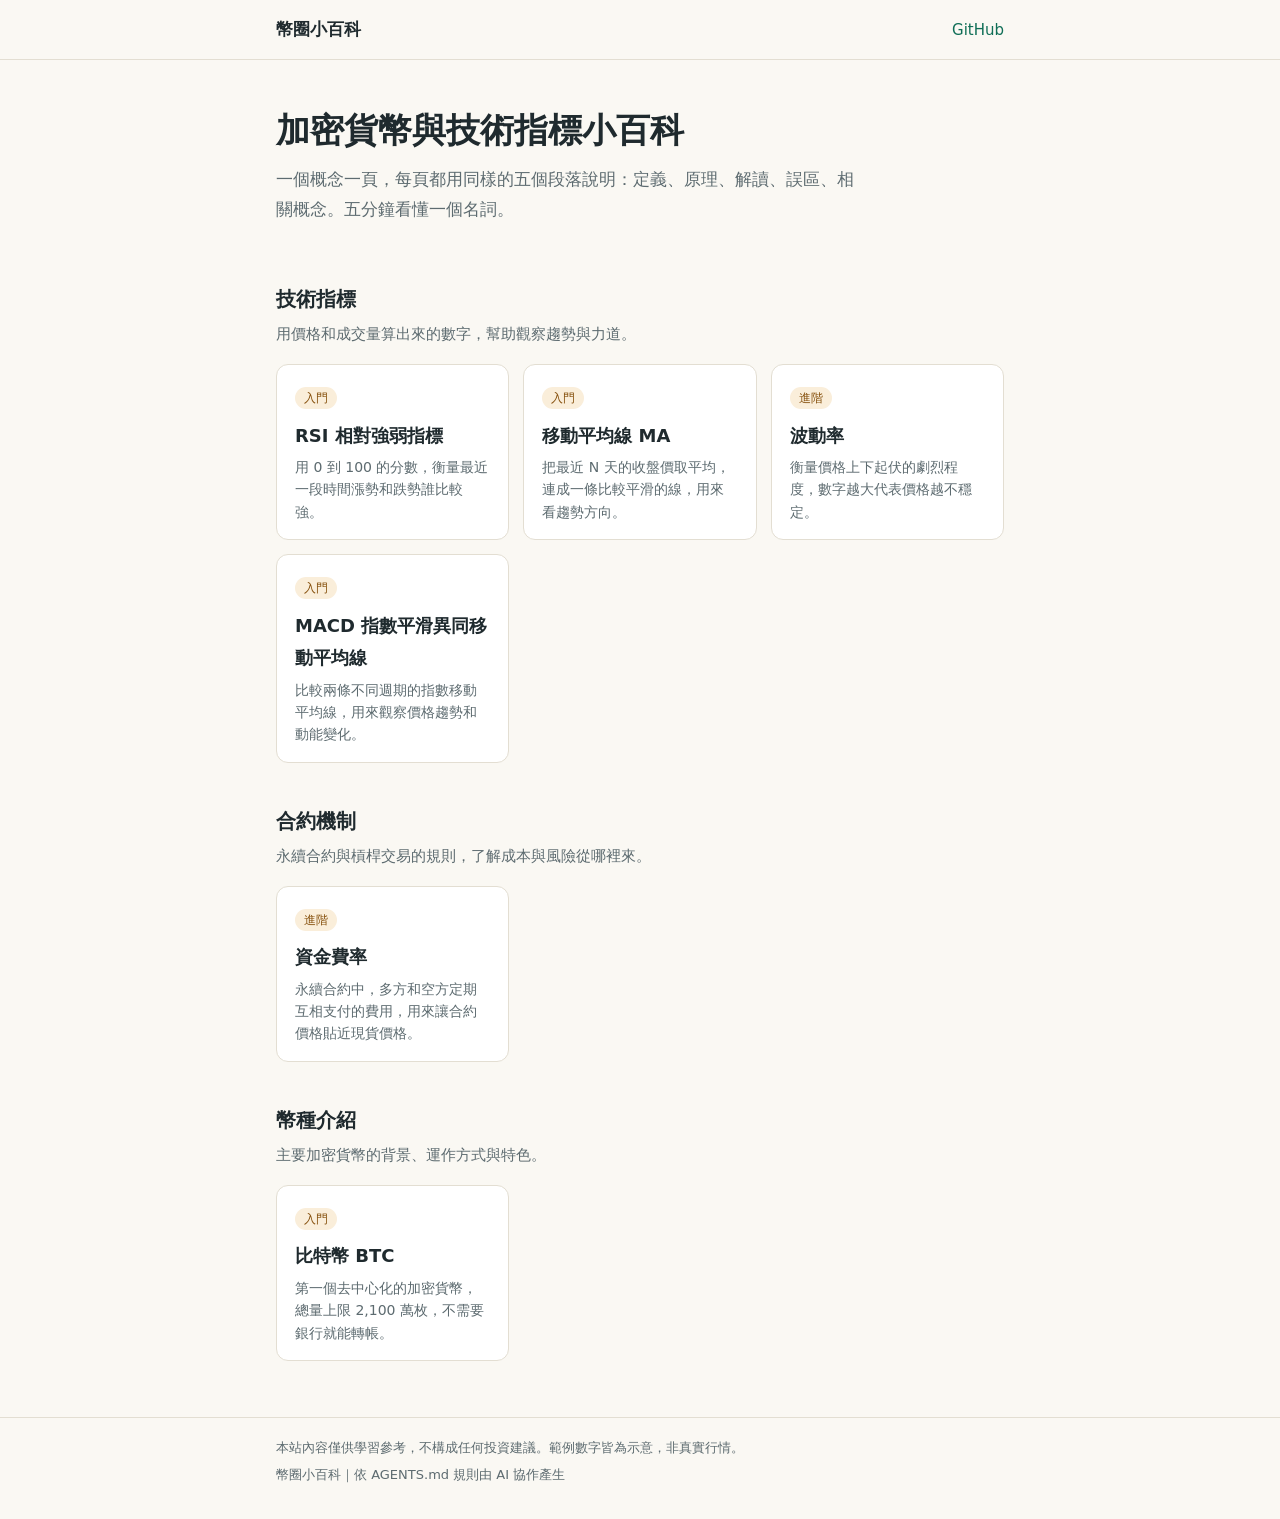
<file: index.html>
<!DOCTYPE html>
<html lang="zh-Hant">
<head>
  <meta charset="utf-8">
  <meta name="viewport" content="width=device-width, initial-scale=1">
  <title>幣圈小百科｜加密貨幣與技術指標</title>
  <meta name="description" content="給新手的加密貨幣與技術指標中文小百科，一個概念一頁，五分鐘看懂。">
  <link rel="stylesheet" href="assets/style.css">
</head>
<body>
  <header class="site-header">
    <div class="wrap">
      <a class="site-name" href="index.html">幣圈小百科</a>
      <nav class="site-nav"><a href="https://github.com/edison0828/crypto-wiki">GitHub</a></nav>
    </div>
  </header>

  <main class="wrap">
    <div class="hero">
      <h1>加密貨幣與技術指標小百科</h1>
      <p>一個概念一頁，每頁都用同樣的五個段落說明：定義、原理、解讀、誤區、相關概念。五分鐘看懂一個名詞。</p>
    </div>

    <!-- 分類區塊：順序固定為 技術指標 → 合約機制 → 幣種介紹。新卡片加在所屬分類的 .cards 最後面 -->
    <section class="category" id="indicators">
      <h2>技術指標</h2>
      <p>用價格和成交量算出來的數字，幫助觀察趨勢與力道。</p>
      <div class="cards">
        <a class="card" href="concepts/rsi.html">
          <span class="tag level">入門</span>
          <h3>RSI 相對強弱指標</h3>
          <p>用 0 到 100 的分數，衡量最近一段時間漲勢和跌勢誰比較強。</p>
        </a>
        <a class="card" href="concepts/moving-average.html">
          <span class="tag level">入門</span>
          <h3>移動平均線 MA</h3>
          <p>把最近 N 天的收盤價取平均，連成一條比較平滑的線，用來看趨勢方向。</p>
        </a>
        <a class="card" href="concepts/volatility.html">
          <span class="tag level">進階</span>
          <h3>波動率</h3>
          <p>衡量價格上下起伏的劇烈程度，數字越大代表價格越不穩定。</p>
        </a>
        <a class="card" href="concepts/macd.html">
          <span class="tag level">入門</span>
          <h3>MACD 指數平滑異同移動平均線</h3>
          <p>比較兩條不同週期的指數移動平均線，用來觀察價格趨勢和動能變化。</p>
        </a>
      </div>
    </section>

    <section class="category" id="derivatives">
      <h2>合約機制</h2>
      <p>永續合約與槓桿交易的規則，了解成本與風險從哪裡來。</p>
      <div class="cards">
        <a class="card" href="concepts/funding-rate.html">
          <span class="tag level">進階</span>
          <h3>資金費率</h3>
          <p>永續合約中，多方和空方定期互相支付的費用，用來讓合約價格貼近現貨價格。</p>
        </a>
      </div>
    </section>

    <section class="category" id="coins">
      <h2>幣種介紹</h2>
      <p>主要加密貨幣的背景、運作方式與特色。</p>
      <div class="cards">
        <a class="card" href="concepts/bitcoin.html">
          <span class="tag level">入門</span>
          <h3>比特幣 BTC</h3>
          <p>第一個去中心化的加密貨幣，總量上限 2,100 萬枚，不需要銀行就能轉帳。</p>
        </a>
      </div>
    </section>
  </main>

  <footer class="site-footer">
    <div class="wrap">
      <p>本站內容僅供學習參考，不構成任何投資建議。範例數字皆為示意，非真實行情。</p>
      <p>幣圈小百科｜依 AGENTS.md 規則由 AI 協作產生</p>
    </div>
  </footer>
</body>
</html>
</file>
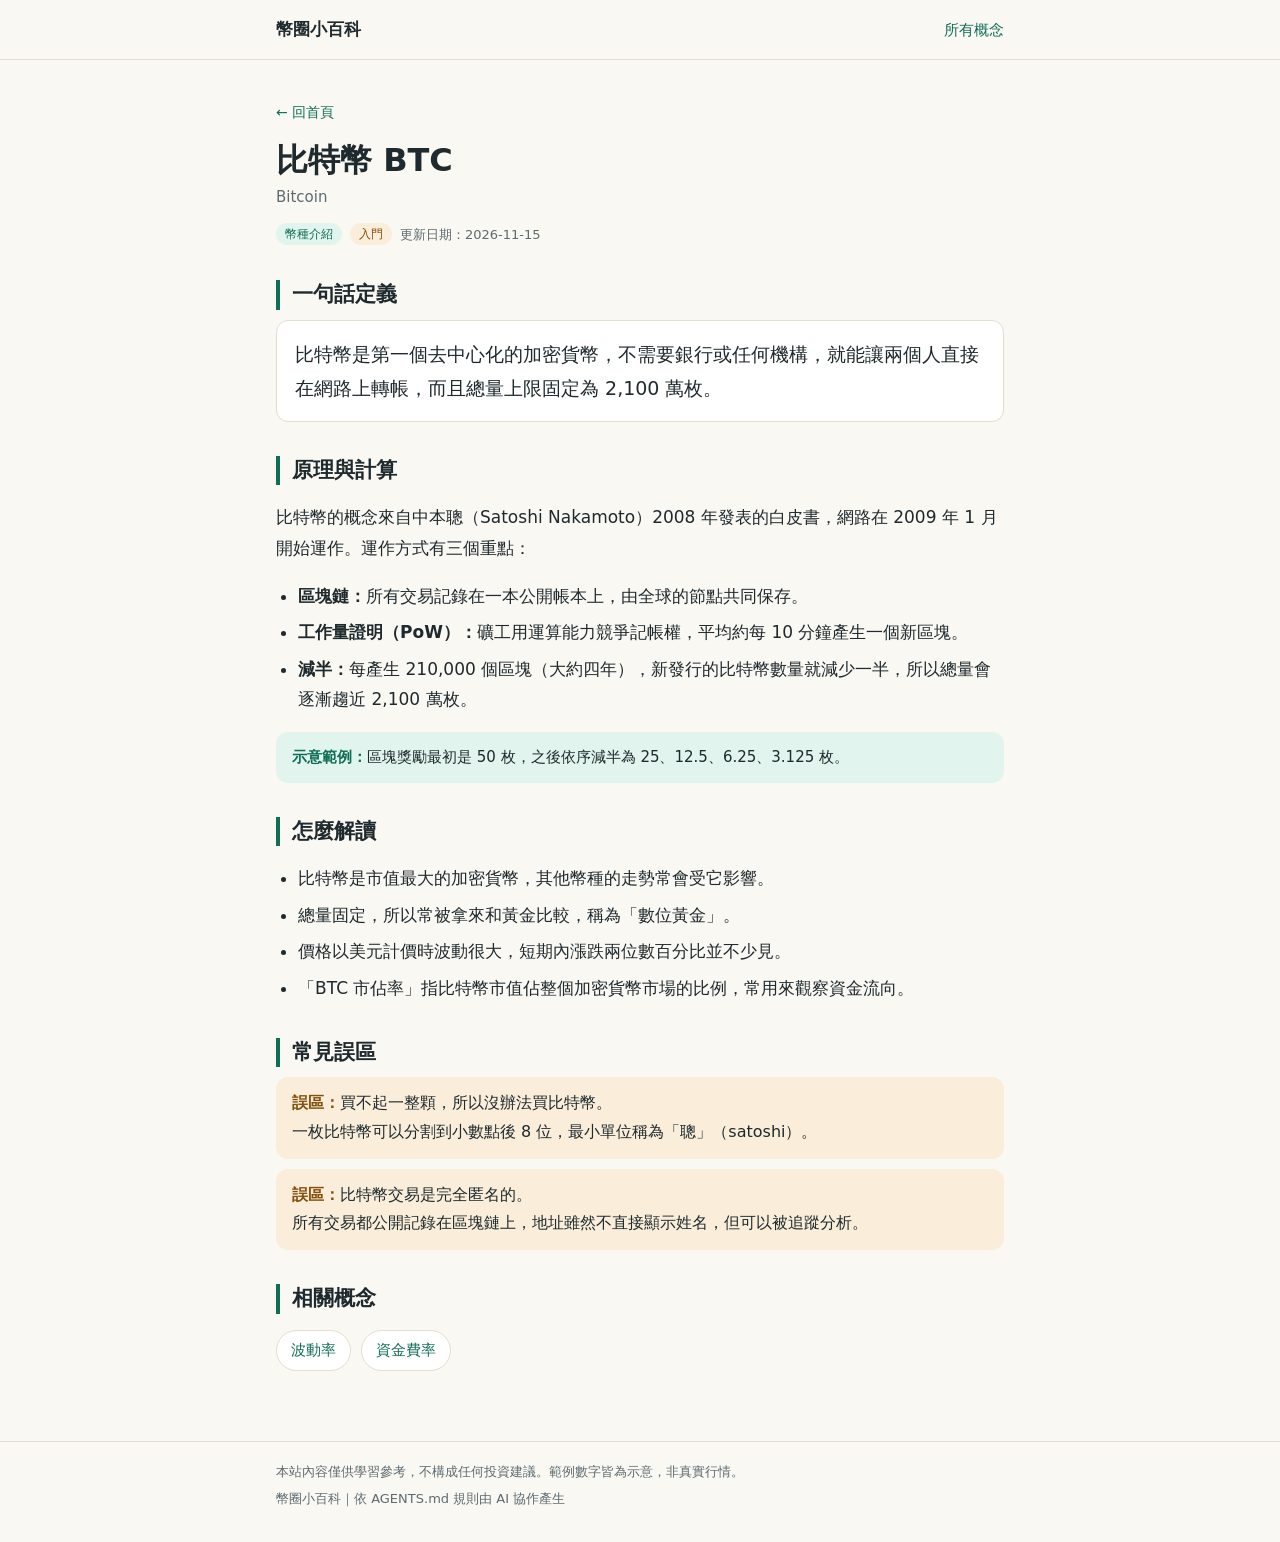
<file: concepts/bitcoin.html>
<!DOCTYPE html>
<html lang="zh-Hant">
<head>
  <meta charset="utf-8">
  <meta name="viewport" content="width=device-width, initial-scale=1">
  <title>比特幣 BTC｜幣圈小百科</title>
  <meta name="description" content="第一個去中心化的加密貨幣，總量上限 2,100 萬枚，不需要銀行就能轉帳。">
  <link rel="stylesheet" href="../assets/style.css">
</head>
<body>
  <header class="site-header">
    <div class="wrap">
      <a class="site-name" href="../index.html">幣圈小百科</a>
      <nav class="site-nav"><a href="../index.html">所有概念</a></nav>
    </div>
  </header>

  <main class="wrap concept">
    <a class="back" href="../index.html">← 回首頁</a>
    <h1>比特幣 BTC</h1>
    <p class="en">Bitcoin</p>
    <div class="meta">
      <span class="tag">幣種介紹</span>
      <span class="tag level">入門</span>
      <span>更新日期：2026-11-15</span>
    </div>

    <section id="definition">
      <h2>一句話定義</h2>
      <p class="lead">比特幣是第一個去中心化的加密貨幣，不需要銀行或任何機構，就能讓兩個人直接在網路上轉帳，而且總量上限固定為 2,100 萬枚。</p>
    </section>

    <section id="how">
      <h2>原理與計算</h2>
      <p>比特幣的概念來自中本聰（Satoshi Nakamoto）2008 年發表的白皮書，網路在 2009 年 1 月開始運作。運作方式有三個重點：</p>
      <ul>
        <li><strong>區塊鏈：</strong>所有交易記錄在一本公開帳本上，由全球的節點共同保存。</li>
        <li><strong>工作量證明（PoW）：</strong>礦工用運算能力競爭記帳權，平均約每 10 分鐘產生一個新區塊。</li>
        <li><strong>減半：</strong>每產生 210,000 個區塊（大約四年），新發行的比特幣數量就減少一半，所以總量會逐漸趨近 2,100 萬枚。</li>
      </ul>
      <div class="example"><strong>示意範例：</strong>區塊獎勵最初是 50 枚，之後依序減半為 25、12.5、6.25、3.125 枚。</div>
    </section>

    <section id="read">
      <h2>怎麼解讀</h2>
      <ul>
        <li>比特幣是市值最大的加密貨幣，其他幣種的走勢常會受它影響。</li>
        <li>總量固定，所以常被拿來和黃金比較，稱為「數位黃金」。</li>
        <li>價格以美元計價時波動很大，短期內漲跌兩位數百分比並不少見。</li>
        <li>「BTC 市佔率」指比特幣市值佔整個加密貨幣市場的比例，常用來觀察資金流向。</li>
      </ul>
    </section>

    <section id="mistakes">
      <h2>常見誤區</h2>
      <div class="myth"><strong>誤區：</strong>買不起一整顆，所以沒辦法買比特幣。<br>一枚比特幣可以分割到小數點後 8 位，最小單位稱為「聰」（satoshi）。</div>
      <div class="myth"><strong>誤區：</strong>比特幣交易是完全匿名的。<br>所有交易都公開記錄在區塊鏈上，地址雖然不直接顯示姓名，但可以被追蹤分析。</div>
    </section>

    <section id="related">
      <h2>相關概念</h2>
      <ul class="related">
        <li><a href="volatility.html">波動率</a></li>
        <li><a href="funding-rate.html">資金費率</a></li>
      </ul>
    </section>
  </main>

  <footer class="site-footer">
    <div class="wrap">
      <p>本站內容僅供學習參考，不構成任何投資建議。範例數字皆為示意，非真實行情。</p>
      <p>幣圈小百科｜依 AGENTS.md 規則由 AI 協作產生</p>
    </div>
  </footer>
</body>
</html>
</file>
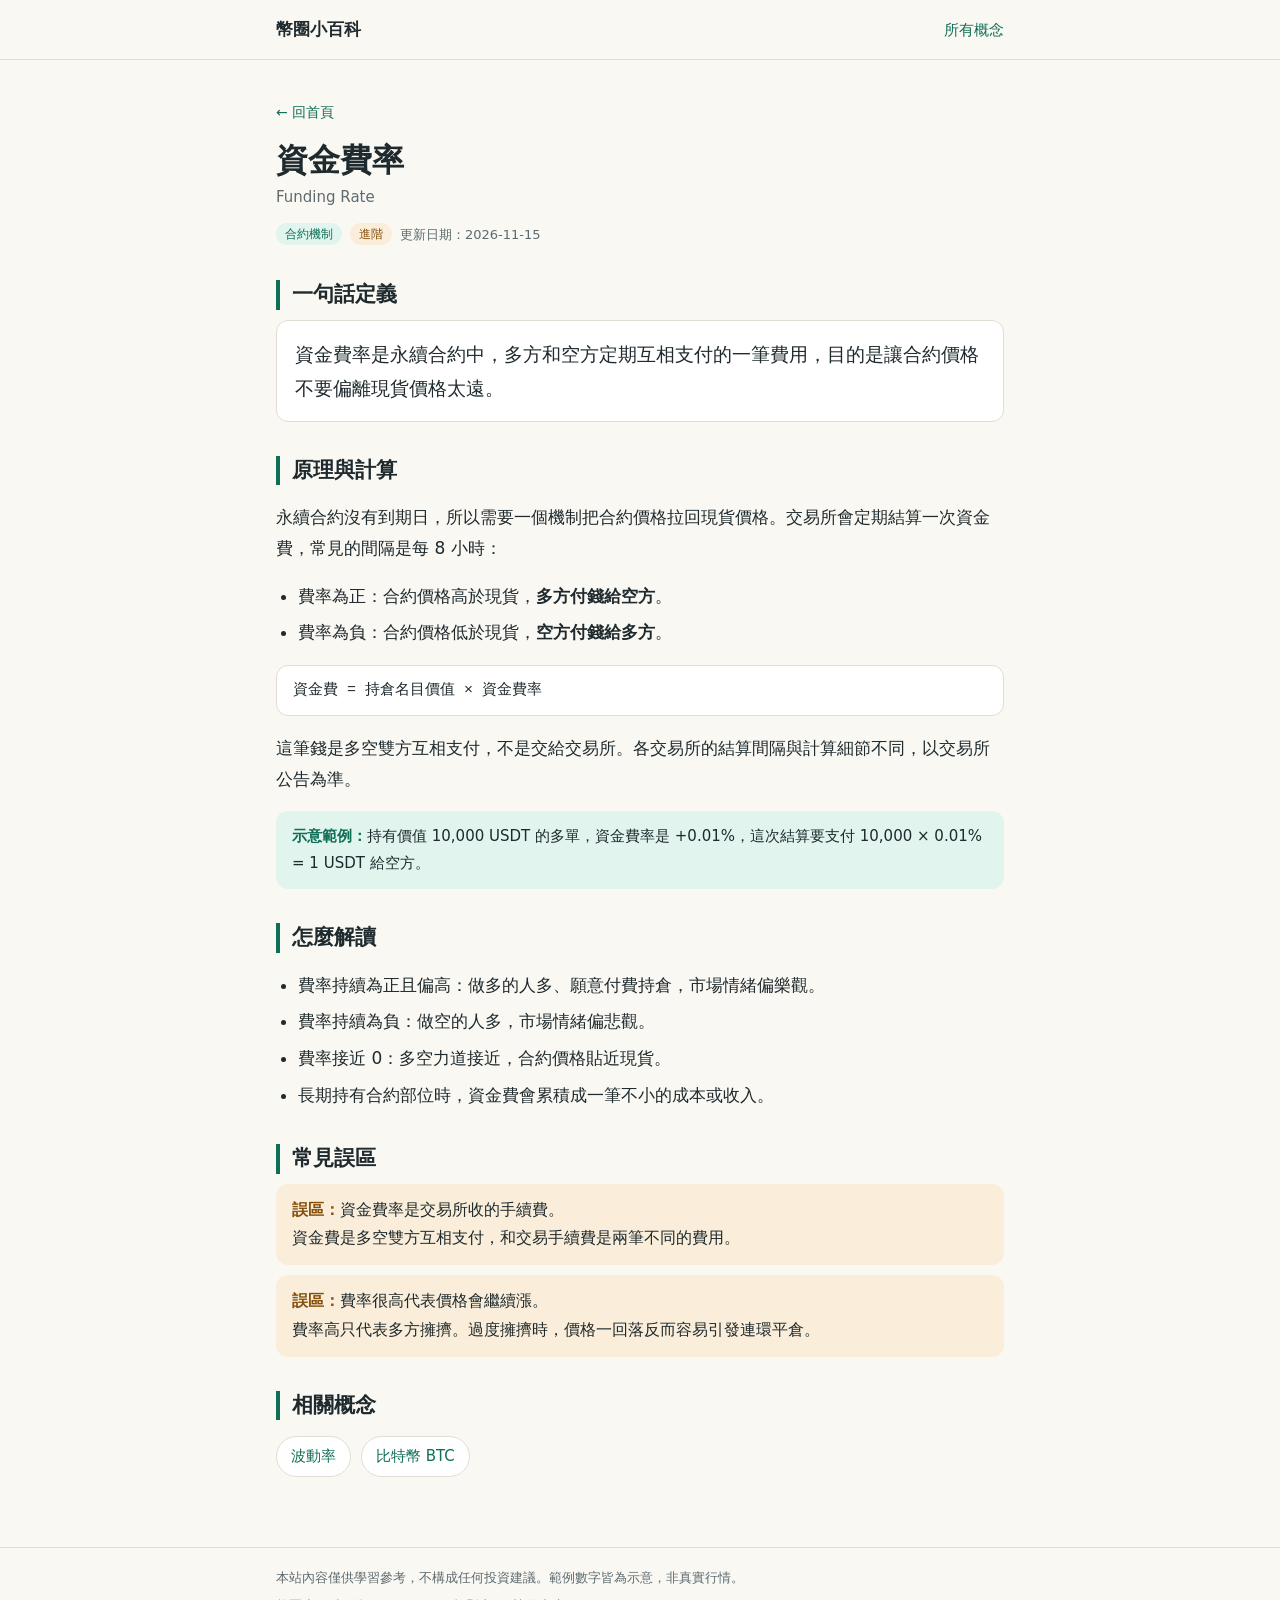
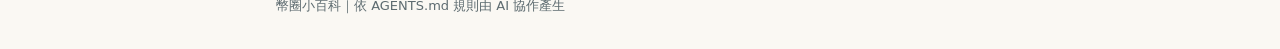
<file: concepts/funding-rate.html>
<!DOCTYPE html>
<html lang="zh-Hant">
<head>
  <meta charset="utf-8">
  <meta name="viewport" content="width=device-width, initial-scale=1">
  <title>資金費率｜幣圈小百科</title>
  <meta name="description" content="永續合約中，多方和空方定期互相支付的費用，用來讓合約價格貼近現貨價格。">
  <link rel="stylesheet" href="../assets/style.css">
</head>
<body>
  <header class="site-header">
    <div class="wrap">
      <a class="site-name" href="../index.html">幣圈小百科</a>
      <nav class="site-nav"><a href="../index.html">所有概念</a></nav>
    </div>
  </header>

  <main class="wrap concept">
    <a class="back" href="../index.html">← 回首頁</a>
    <h1>資金費率</h1>
    <p class="en">Funding Rate</p>
    <div class="meta">
      <span class="tag">合約機制</span>
      <span class="tag level">進階</span>
      <span>更新日期：2026-11-15</span>
    </div>

    <section id="definition">
      <h2>一句話定義</h2>
      <p class="lead">資金費率是永續合約中，多方和空方定期互相支付的一筆費用，目的是讓合約價格不要偏離現貨價格太遠。</p>
    </section>

    <section id="how">
      <h2>原理與計算</h2>
      <p>永續合約沒有到期日，所以需要一個機制把合約價格拉回現貨價格。交易所會定期結算一次資金費，常見的間隔是每 8 小時：</p>
      <ul>
        <li>費率為正：合約價格高於現貨，<strong>多方付錢給空方</strong>。</li>
        <li>費率為負：合約價格低於現貨，<strong>空方付錢給多方</strong>。</li>
      </ul>
      <div class="formula">資金費 = 持倉名目價值 × 資金費率</div>
      <p>這筆錢是多空雙方互相支付，不是交給交易所。各交易所的結算間隔與計算細節不同，以交易所公告為準。</p>
      <div class="example"><strong>示意範例：</strong>持有價值 10,000 USDT 的多單，資金費率是 +0.01%，這次結算要支付 10,000 × 0.01% = 1 USDT 給空方。</div>
    </section>

    <section id="read">
      <h2>怎麼解讀</h2>
      <ul>
        <li>費率持續為正且偏高：做多的人多、願意付費持倉，市場情緒偏樂觀。</li>
        <li>費率持續為負：做空的人多，市場情緒偏悲觀。</li>
        <li>費率接近 0：多空力道接近，合約價格貼近現貨。</li>
        <li>長期持有合約部位時，資金費會累積成一筆不小的成本或收入。</li>
      </ul>
    </section>

    <section id="mistakes">
      <h2>常見誤區</h2>
      <div class="myth"><strong>誤區：</strong>資金費率是交易所收的手續費。<br>資金費是多空雙方互相支付，和交易手續費是兩筆不同的費用。</div>
      <div class="myth"><strong>誤區：</strong>費率很高代表價格會繼續漲。<br>費率高只代表多方擁擠。過度擁擠時，價格一回落反而容易引發連環平倉。</div>
    </section>

    <section id="related">
      <h2>相關概念</h2>
      <ul class="related">
        <li><a href="volatility.html">波動率</a></li>
        <li><a href="bitcoin.html">比特幣 BTC</a></li>
      </ul>
    </section>
  </main>

  <footer class="site-footer">
    <div class="wrap">
      <p>本站內容僅供學習參考，不構成任何投資建議。範例數字皆為示意，非真實行情。</p>
      <p>幣圈小百科｜依 AGENTS.md 規則由 AI 協作產生</p>
    </div>
  </footer>
</body>
</html>
</file>
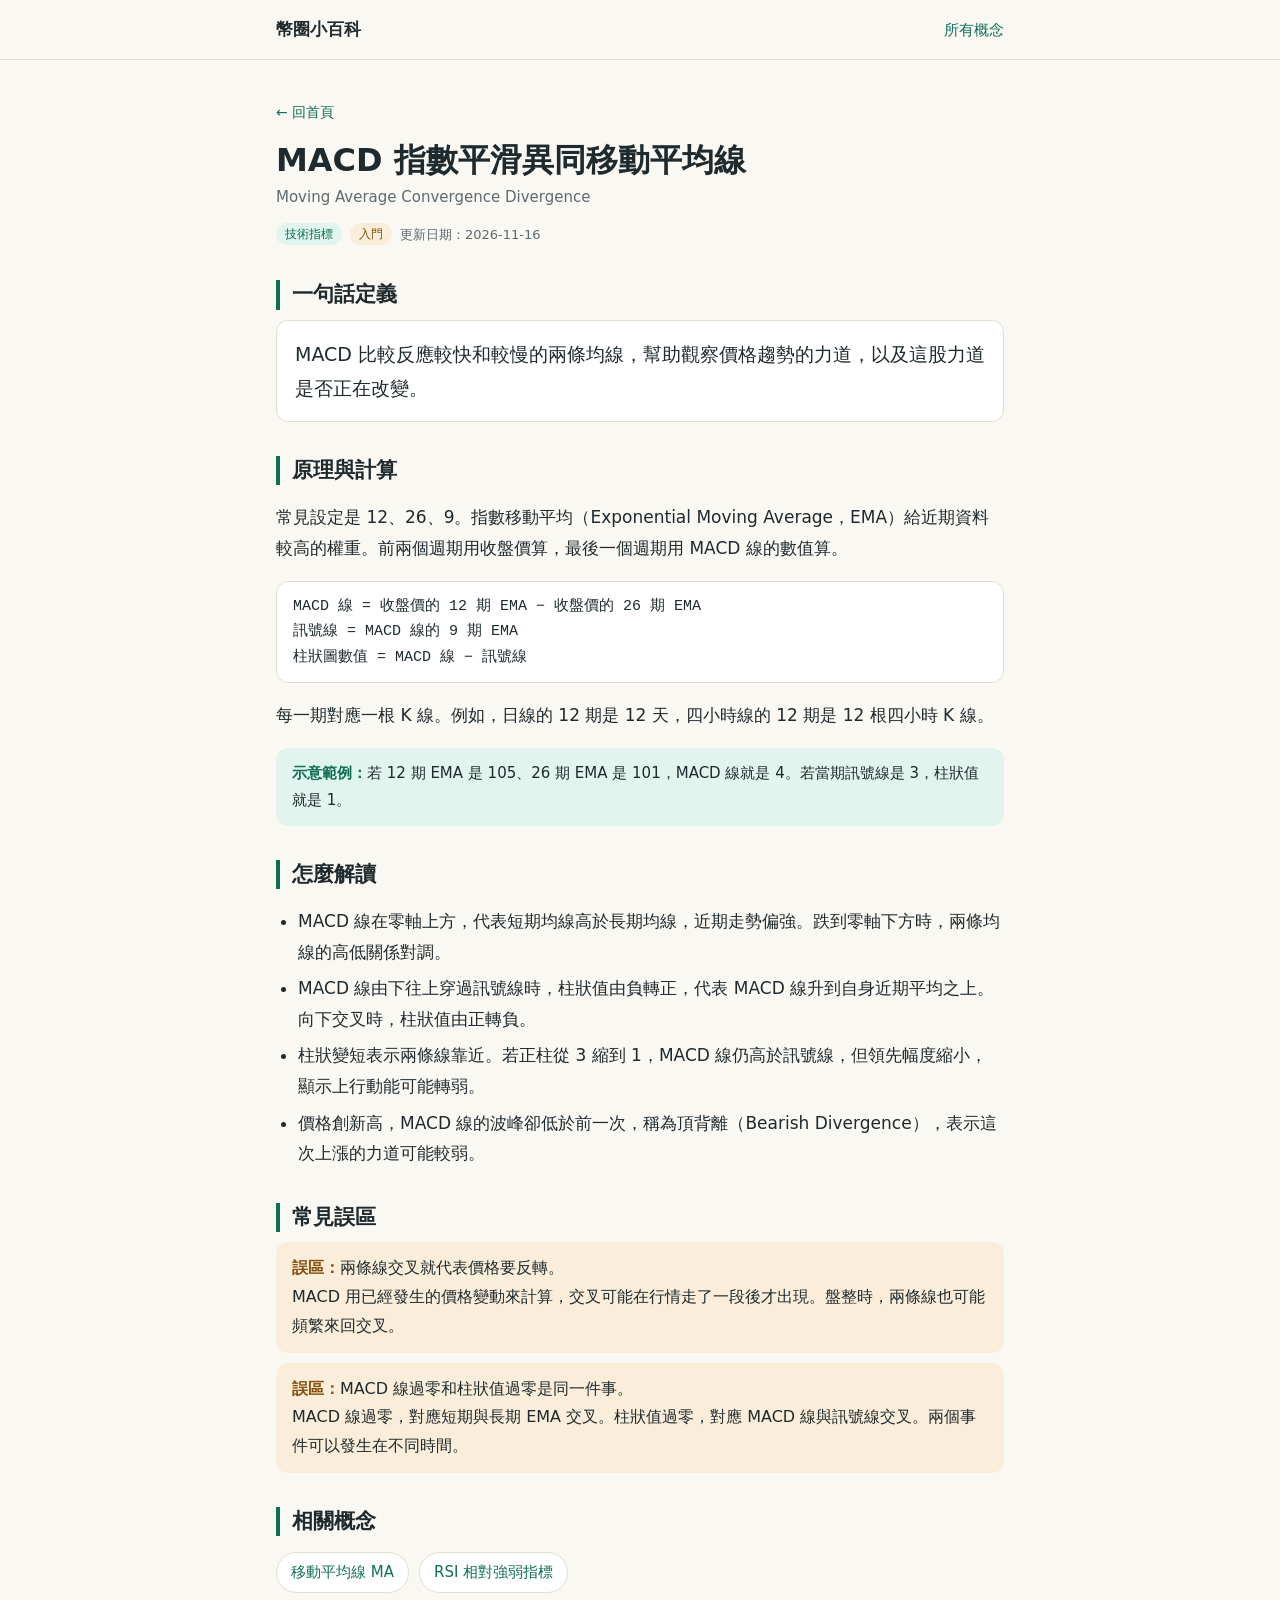
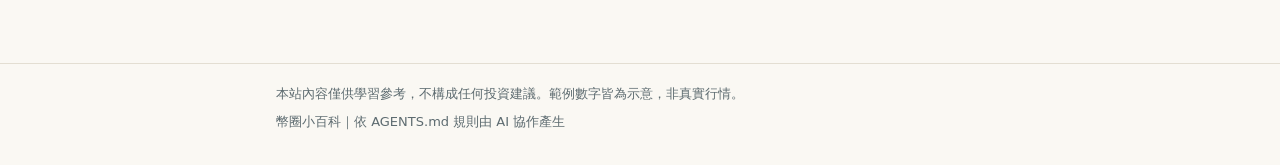
<file: concepts/macd.html>
<!DOCTYPE html>
<html lang="zh-Hant">
<head>
  <meta charset="utf-8">
  <meta name="viewport" content="width=device-width, initial-scale=1">
  <title>MACD 指數平滑異同移動平均線｜幣圈小百科</title>
  <meta name="description" content="比較兩條不同週期的指數移動平均線，用來觀察價格趨勢和動能變化。">
  <link rel="stylesheet" href="../assets/style.css">
</head>
<body>
  <header class="site-header">
    <div class="wrap">
      <a class="site-name" href="../index.html">幣圈小百科</a>
      <nav class="site-nav"><a href="../index.html">所有概念</a></nav>
    </div>
  </header>

  <main class="wrap concept">
    <a class="back" href="../index.html">← 回首頁</a>
    <h1>MACD 指數平滑異同移動平均線</h1>
    <p class="en">Moving Average Convergence Divergence</p>
    <div class="meta">
      <span class="tag">技術指標</span>
      <span class="tag level">入門</span>
      <span>更新日期：2026-11-16</span>
    </div>

    <section id="definition">
      <h2>一句話定義</h2>
      <p class="lead">MACD 比較反應較快和較慢的兩條均線，幫助觀察價格趨勢的力道，以及這股力道是否正在改變。</p>
    </section>

    <section id="how">
      <h2>原理與計算</h2>
      <p>常見設定是 12、26、9。指數移動平均（Exponential Moving Average，EMA）給近期資料較高的權重。前兩個週期用收盤價算，最後一個週期用 MACD 線的數值算。</p>
      <div class="formula">MACD 線 = 收盤價的 12 期 EMA − 收盤價的 26 期 EMA
訊號線 = MACD 線的 9 期 EMA
柱狀圖數值 = MACD 線 − 訊號線</div>
      <p>每一期對應一根 K 線。例如，日線的 12 期是 12 天，四小時線的 12 期是 12 根四小時 K 線。</p>
      <div class="example"><strong>示意範例：</strong>若 12 期 EMA 是 105、26 期 EMA 是 101，MACD 線就是 4。若當期訊號線是 3，柱狀值就是 1。</div>
    </section>

    <section id="read">
      <h2>怎麼解讀</h2>
      <ul>
        <li>MACD 線在零軸上方，代表短期均線高於長期均線，近期走勢偏強。跌到零軸下方時，兩條均線的高低關係對調。</li>
        <li>MACD 線由下往上穿過訊號線時，柱狀值由負轉正，代表 MACD 線升到自身近期平均之上。向下交叉時，柱狀值由正轉負。</li>
        <li>柱狀變短表示兩條線靠近。若正柱從 3 縮到 1，MACD 線仍高於訊號線，但領先幅度縮小，顯示上行動能可能轉弱。</li>
        <li>價格創新高，MACD 線的波峰卻低於前一次，稱為頂背離（Bearish Divergence），表示這次上漲的力道可能較弱。</li>
      </ul>
    </section>

    <section id="mistakes">
      <h2>常見誤區</h2>
      <div class="myth"><strong>誤區：</strong>兩條線交叉就代表價格要反轉。<br>MACD 用已經發生的價格變動來計算，交叉可能在行情走了一段後才出現。盤整時，兩條線也可能頻繁來回交叉。</div>
      <div class="myth"><strong>誤區：</strong>MACD 線過零和柱狀值過零是同一件事。<br>MACD 線過零，對應短期與長期 EMA 交叉。柱狀值過零，對應 MACD 線與訊號線交叉。兩個事件可以發生在不同時間。</div>
    </section>

    <section id="related">
      <h2>相關概念</h2>
      <ul class="related">
        <li><a href="moving-average.html">移動平均線 MA</a></li>
        <li><a href="rsi.html">RSI 相對強弱指標</a></li>
      </ul>
    </section>
  </main>

  <footer class="site-footer">
    <div class="wrap">
      <p>本站內容僅供學習參考，不構成任何投資建議。範例數字皆為示意，非真實行情。</p>
      <p>幣圈小百科｜依 AGENTS.md 規則由 AI 協作產生</p>
    </div>
  </footer>
</body>
</html>
</file>
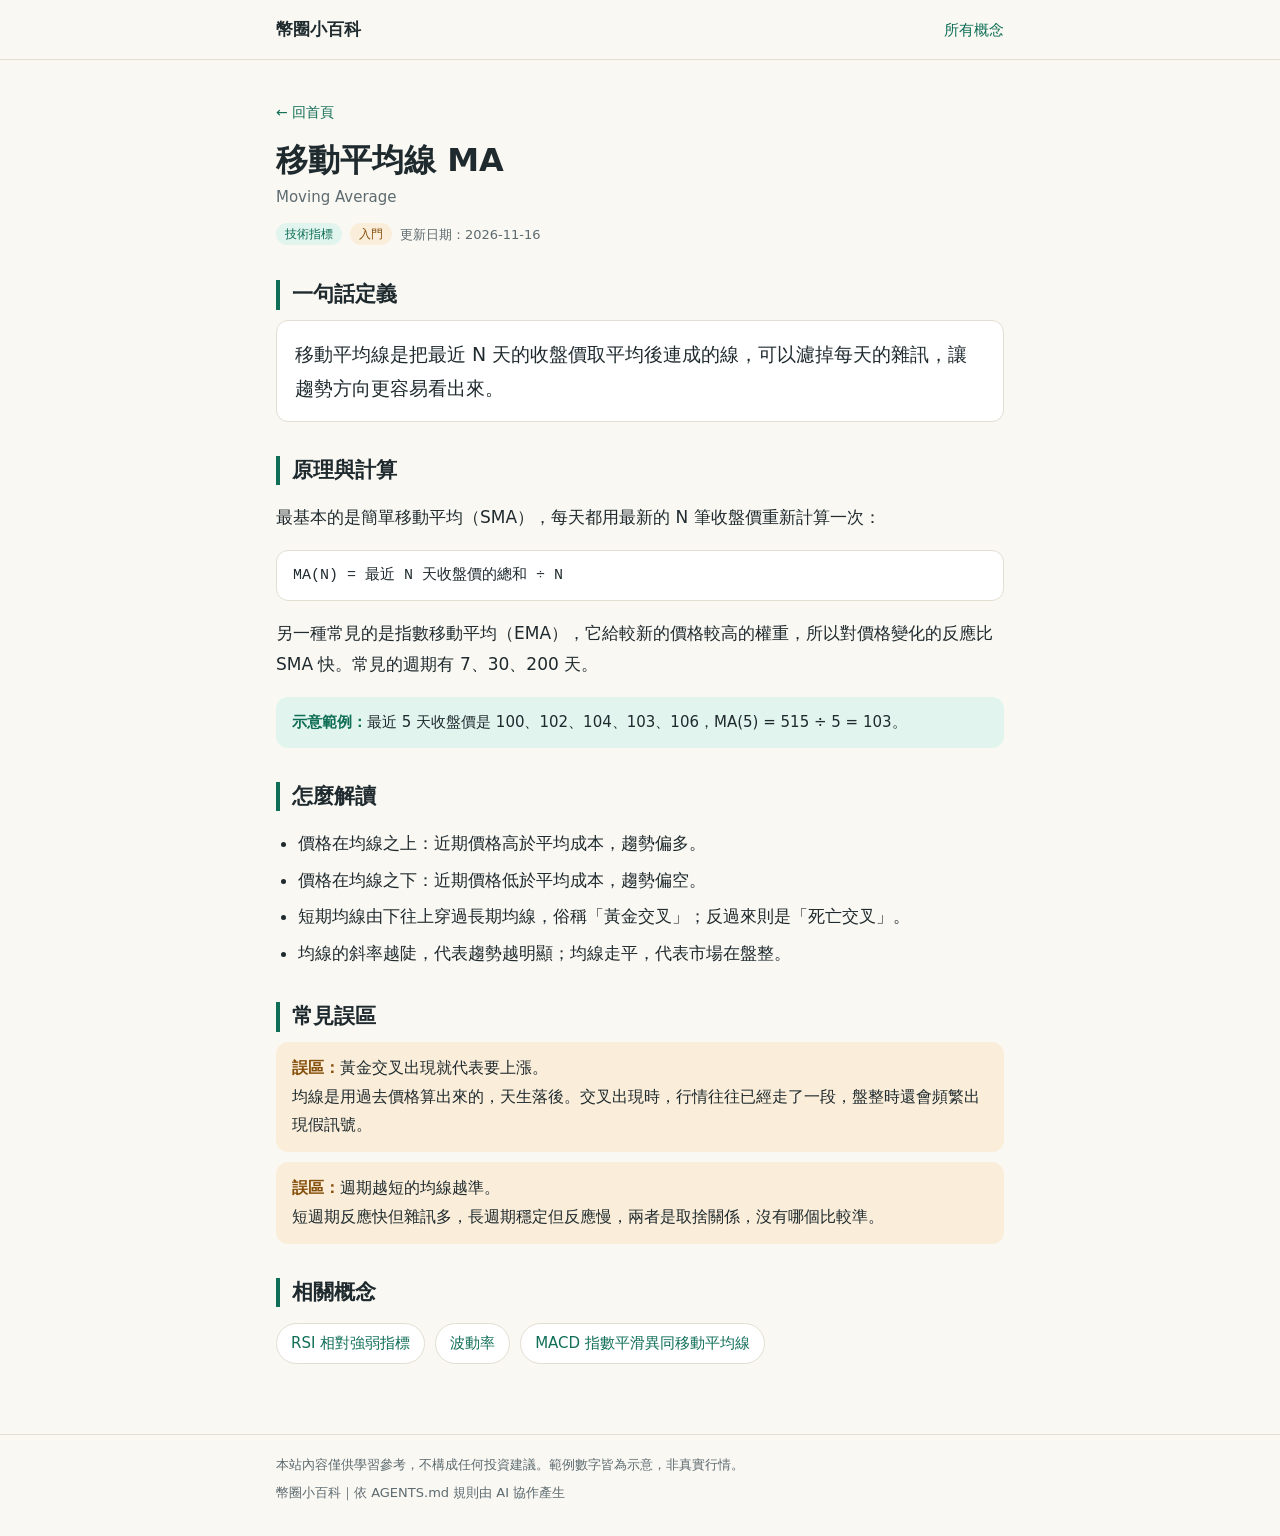
<file: concepts/moving-average.html>
<!DOCTYPE html>
<html lang="zh-Hant">
<head>
  <meta charset="utf-8">
  <meta name="viewport" content="width=device-width, initial-scale=1">
  <title>移動平均線 MA｜幣圈小百科</title>
  <meta name="description" content="把最近 N 天的收盤價取平均，連成一條比較平滑的線，用來看趨勢方向。">
  <link rel="stylesheet" href="../assets/style.css">
</head>
<body>
  <header class="site-header">
    <div class="wrap">
      <a class="site-name" href="../index.html">幣圈小百科</a>
      <nav class="site-nav"><a href="../index.html">所有概念</a></nav>
    </div>
  </header>

  <main class="wrap concept">
    <a class="back" href="../index.html">← 回首頁</a>
    <h1>移動平均線 MA</h1>
    <p class="en">Moving Average</p>
    <div class="meta">
      <span class="tag">技術指標</span>
      <span class="tag level">入門</span>
      <span>更新日期：2026-11-16</span>
    </div>

    <section id="definition">
      <h2>一句話定義</h2>
      <p class="lead">移動平均線是把最近 N 天的收盤價取平均後連成的線，可以濾掉每天的雜訊，讓趨勢方向更容易看出來。</p>
    </section>

    <section id="how">
      <h2>原理與計算</h2>
      <p>最基本的是簡單移動平均（SMA），每天都用最新的 N 筆收盤價重新計算一次：</p>
      <div class="formula">MA(N) = 最近 N 天收盤價的總和 ÷ N</div>
      <p>另一種常見的是指數移動平均（EMA），它給較新的價格較高的權重，所以對價格變化的反應比 SMA 快。常見的週期有 7、30、200 天。</p>
      <div class="example"><strong>示意範例：</strong>最近 5 天收盤價是 100、102、104、103、106，MA(5) = 515 ÷ 5 = 103。</div>
    </section>

    <section id="read">
      <h2>怎麼解讀</h2>
      <ul>
        <li>價格在均線之上：近期價格高於平均成本，趨勢偏多。</li>
        <li>價格在均線之下：近期價格低於平均成本，趨勢偏空。</li>
        <li>短期均線由下往上穿過長期均線，俗稱「黃金交叉」；反過來則是「死亡交叉」。</li>
        <li>均線的斜率越陡，代表趨勢越明顯；均線走平，代表市場在盤整。</li>
      </ul>
    </section>

    <section id="mistakes">
      <h2>常見誤區</h2>
      <div class="myth"><strong>誤區：</strong>黃金交叉出現就代表要上漲。<br>均線是用過去價格算出來的，天生落後。交叉出現時，行情往往已經走了一段，盤整時還會頻繁出現假訊號。</div>
      <div class="myth"><strong>誤區：</strong>週期越短的均線越準。<br>短週期反應快但雜訊多，長週期穩定但反應慢，兩者是取捨關係，沒有哪個比較準。</div>
    </section>

    <section id="related">
      <h2>相關概念</h2>
      <ul class="related">
        <li><a href="rsi.html">RSI 相對強弱指標</a></li>
        <li><a href="volatility.html">波動率</a></li>
        <li><a href="macd.html">MACD 指數平滑異同移動平均線</a></li>
      </ul>
    </section>
  </main>

  <footer class="site-footer">
    <div class="wrap">
      <p>本站內容僅供學習參考，不構成任何投資建議。範例數字皆為示意，非真實行情。</p>
      <p>幣圈小百科｜依 AGENTS.md 規則由 AI 協作產生</p>
    </div>
  </footer>
</body>
</html>
</file>
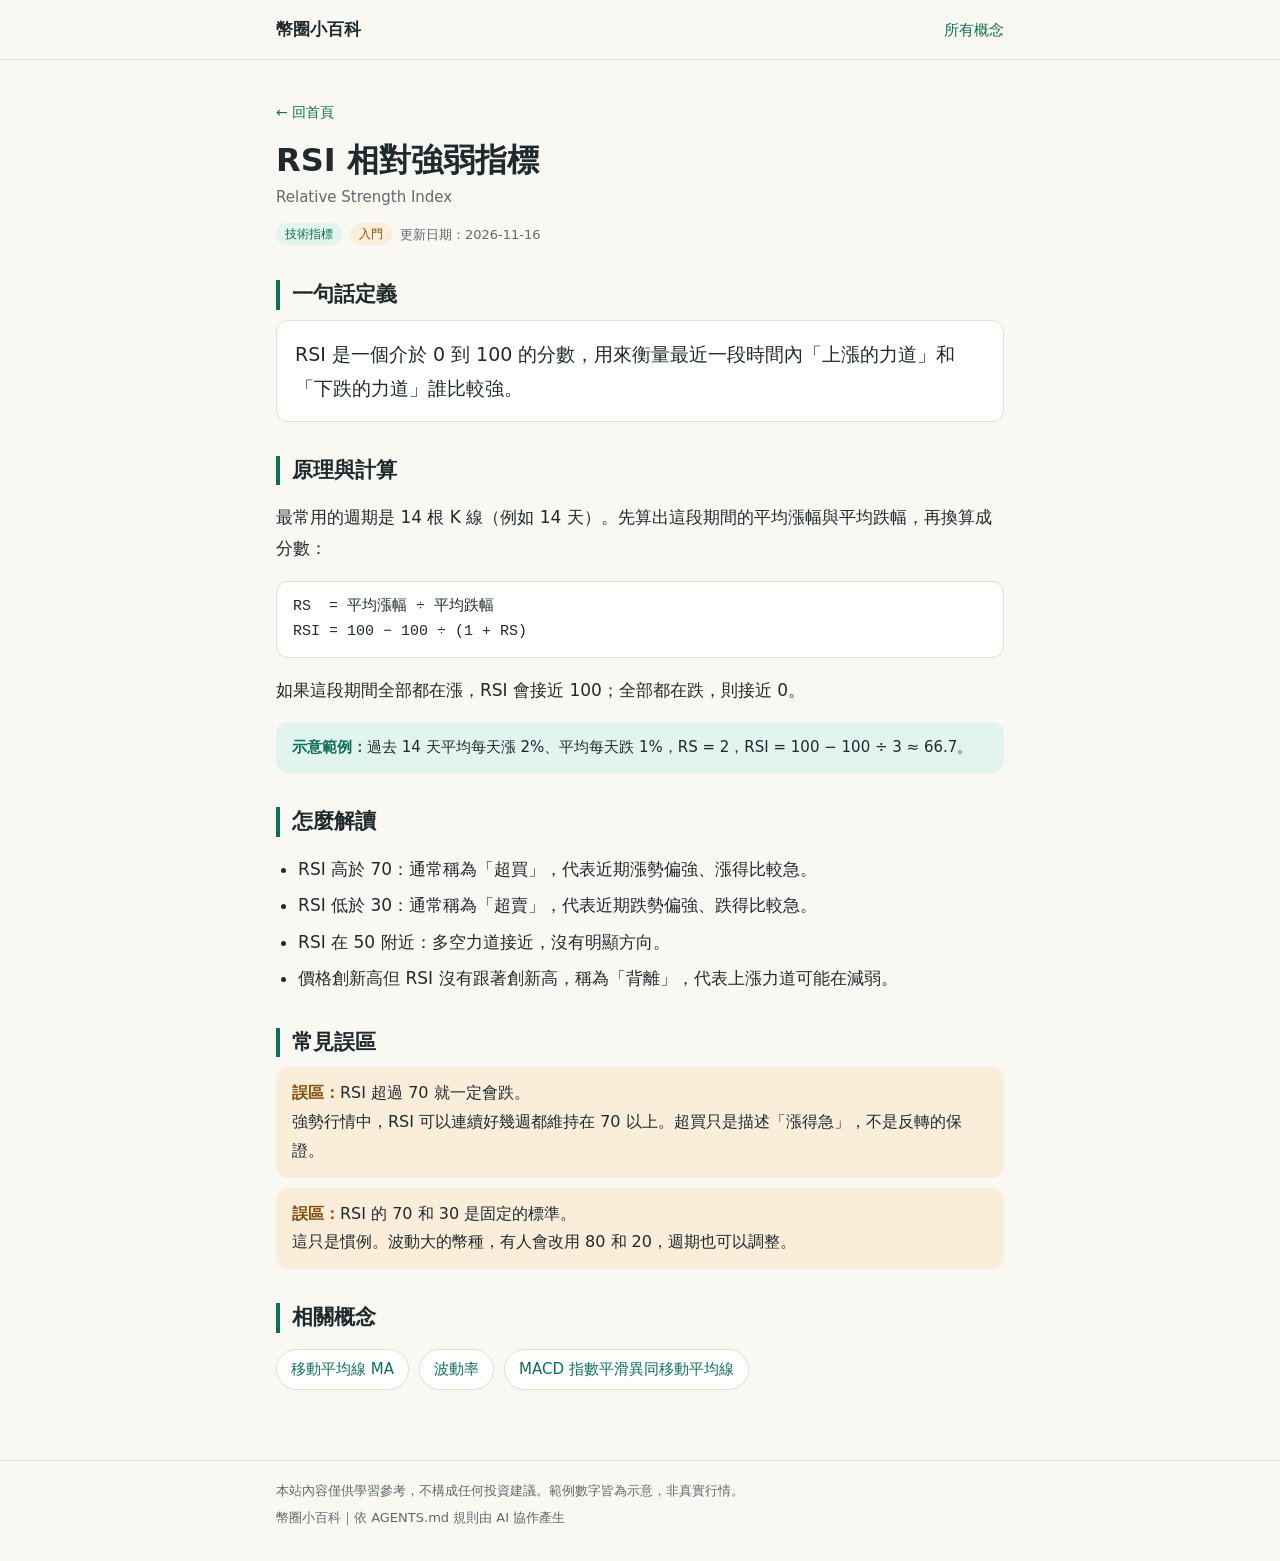
<file: concepts/rsi.html>
<!DOCTYPE html>
<html lang="zh-Hant">
<head>
  <meta charset="utf-8">
  <meta name="viewport" content="width=device-width, initial-scale=1">
  <title>RSI 相對強弱指標｜幣圈小百科</title>
  <meta name="description" content="用 0 到 100 的分數，衡量最近一段時間漲勢和跌勢誰比較強。">
  <link rel="stylesheet" href="../assets/style.css">
</head>
<body>
  <header class="site-header">
    <div class="wrap">
      <a class="site-name" href="../index.html">幣圈小百科</a>
      <nav class="site-nav"><a href="../index.html">所有概念</a></nav>
    </div>
  </header>

  <main class="wrap concept">
    <a class="back" href="../index.html">← 回首頁</a>
    <h1>RSI 相對強弱指標</h1>
    <p class="en">Relative Strength Index</p>
    <div class="meta">
      <span class="tag">技術指標</span>
      <span class="tag level">入門</span>
      <span>更新日期：2026-11-16</span>
    </div>

    <section id="definition">
      <h2>一句話定義</h2>
      <p class="lead">RSI 是一個介於 0 到 100 的分數，用來衡量最近一段時間內「上漲的力道」和「下跌的力道」誰比較強。</p>
    </section>

    <section id="how">
      <h2>原理與計算</h2>
      <p>最常用的週期是 14 根 K 線（例如 14 天）。先算出這段期間的平均漲幅與平均跌幅，再換算成分數：</p>
      <div class="formula">RS  = 平均漲幅 ÷ 平均跌幅
RSI = 100 − 100 ÷ (1 + RS)</div>
      <p>如果這段期間全部都在漲，RSI 會接近 100；全部都在跌，則接近 0。</p>
      <div class="example"><strong>示意範例：</strong>過去 14 天平均每天漲 2%、平均每天跌 1%，RS = 2，RSI = 100 − 100 ÷ 3 ≈ 66.7。</div>
    </section>

    <section id="read">
      <h2>怎麼解讀</h2>
      <ul>
        <li>RSI 高於 70：通常稱為「超買」，代表近期漲勢偏強、漲得比較急。</li>
        <li>RSI 低於 30：通常稱為「超賣」，代表近期跌勢偏強、跌得比較急。</li>
        <li>RSI 在 50 附近：多空力道接近，沒有明顯方向。</li>
        <li>價格創新高但 RSI 沒有跟著創新高，稱為「背離」，代表上漲力道可能在減弱。</li>
      </ul>
    </section>

    <section id="mistakes">
      <h2>常見誤區</h2>
      <div class="myth"><strong>誤區：</strong>RSI 超過 70 就一定會跌。<br>強勢行情中，RSI 可以連續好幾週都維持在 70 以上。超買只是描述「漲得急」，不是反轉的保證。</div>
      <div class="myth"><strong>誤區：</strong>RSI 的 70 和 30 是固定的標準。<br>這只是慣例。波動大的幣種，有人會改用 80 和 20，週期也可以調整。</div>
    </section>

    <section id="related">
      <h2>相關概念</h2>
      <ul class="related">
        <li><a href="moving-average.html">移動平均線 MA</a></li>
        <li><a href="volatility.html">波動率</a></li>
        <li><a href="macd.html">MACD 指數平滑異同移動平均線</a></li>
      </ul>
    </section>
  </main>

  <footer class="site-footer">
    <div class="wrap">
      <p>本站內容僅供學習參考，不構成任何投資建議。範例數字皆為示意，非真實行情。</p>
      <p>幣圈小百科｜依 AGENTS.md 規則由 AI 協作產生</p>
    </div>
  </footer>
</body>
</html>
</file>
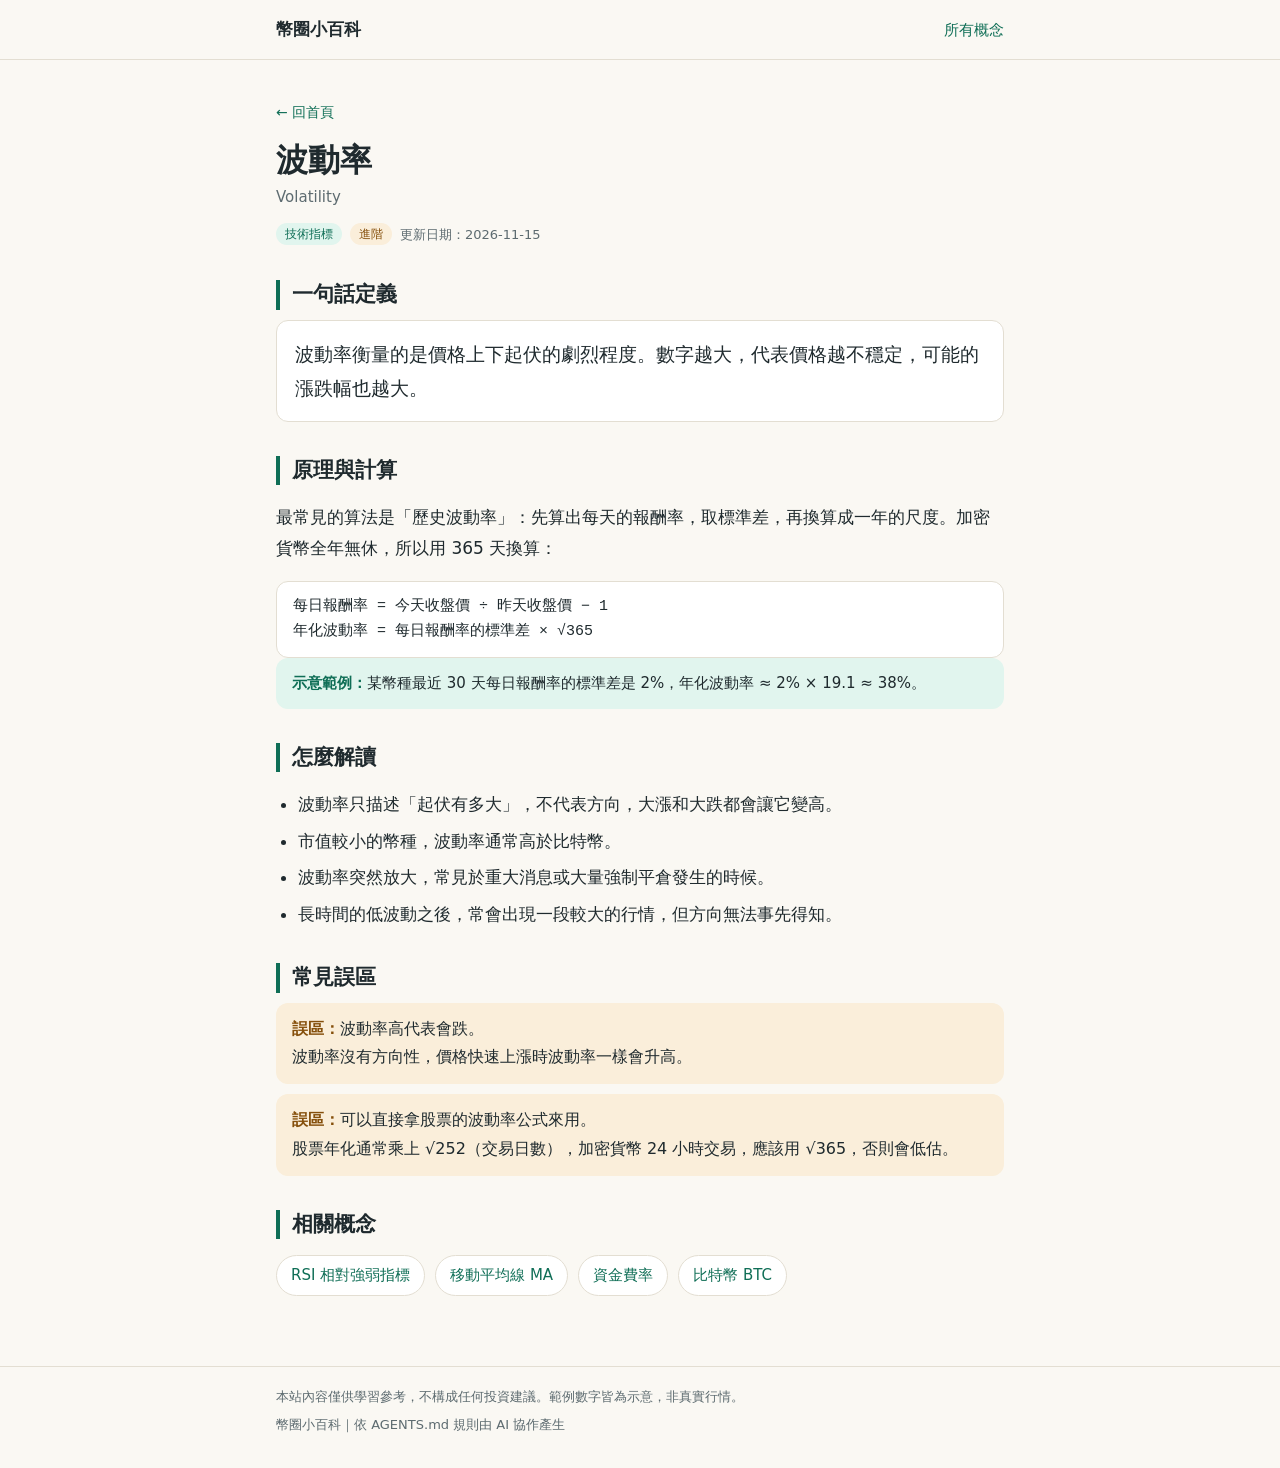
<file: concepts/volatility.html>
<!DOCTYPE html>
<html lang="zh-Hant">
<head>
  <meta charset="utf-8">
  <meta name="viewport" content="width=device-width, initial-scale=1">
  <title>波動率｜幣圈小百科</title>
  <meta name="description" content="衡量價格上下起伏的劇烈程度，數字越大代表價格越不穩定。">
  <link rel="stylesheet" href="../assets/style.css">
</head>
<body>
  <header class="site-header">
    <div class="wrap">
      <a class="site-name" href="../index.html">幣圈小百科</a>
      <nav class="site-nav"><a href="../index.html">所有概念</a></nav>
    </div>
  </header>

  <main class="wrap concept">
    <a class="back" href="../index.html">← 回首頁</a>
    <h1>波動率</h1>
    <p class="en">Volatility</p>
    <div class="meta">
      <span class="tag">技術指標</span>
      <span class="tag level">進階</span>
      <span>更新日期：2026-11-15</span>
    </div>

    <section id="definition">
      <h2>一句話定義</h2>
      <p class="lead">波動率衡量的是價格上下起伏的劇烈程度。數字越大，代表價格越不穩定，可能的漲跌幅也越大。</p>
    </section>

    <section id="how">
      <h2>原理與計算</h2>
      <p>最常見的算法是「歷史波動率」：先算出每天的報酬率，取標準差，再換算成一年的尺度。加密貨幣全年無休，所以用 365 天換算：</p>
      <div class="formula">每日報酬率 = 今天收盤價 ÷ 昨天收盤價 − 1
年化波動率 = 每日報酬率的標準差 × √365</div>
      <div class="example"><strong>示意範例：</strong>某幣種最近 30 天每日報酬率的標準差是 2%，年化波動率 ≈ 2% × 19.1 ≈ 38%。</div>
    </section>

    <section id="read">
      <h2>怎麼解讀</h2>
      <ul>
        <li>波動率只描述「起伏有多大」，不代表方向，大漲和大跌都會讓它變高。</li>
        <li>市值較小的幣種，波動率通常高於比特幣。</li>
        <li>波動率突然放大，常見於重大消息或大量強制平倉發生的時候。</li>
        <li>長時間的低波動之後，常會出現一段較大的行情，但方向無法事先得知。</li>
      </ul>
    </section>

    <section id="mistakes">
      <h2>常見誤區</h2>
      <div class="myth"><strong>誤區：</strong>波動率高代表會跌。<br>波動率沒有方向性，價格快速上漲時波動率一樣會升高。</div>
      <div class="myth"><strong>誤區：</strong>可以直接拿股票的波動率公式來用。<br>股票年化通常乘上 √252（交易日數），加密貨幣 24 小時交易，應該用 √365，否則會低估。</div>
    </section>

    <section id="related">
      <h2>相關概念</h2>
      <ul class="related">
        <li><a href="rsi.html">RSI 相對強弱指標</a></li>
        <li><a href="moving-average.html">移動平均線 MA</a></li>
        <li><a href="funding-rate.html">資金費率</a></li>
        <li><a href="bitcoin.html">比特幣 BTC</a></li>
      </ul>
    </section>
  </main>

  <footer class="site-footer">
    <div class="wrap">
      <p>本站內容僅供學習參考，不構成任何投資建議。範例數字皆為示意，非真實行情。</p>
      <p>幣圈小百科｜依 AGENTS.md 規則由 AI 協作產生</p>
    </div>
  </footer>
</body>
</html>
</file>
<file: assets/style.css>
/* 全站唯一的樣式檔。顏色、字型、間距一律用下方變數，不要在頁面裡寫 inline style。 */
:root {
  --bg: #faf8f3;
  --surface: #ffffff;
  --text: #1f2a2e;
  --muted: #5d6b70;
  --line: #e3ded2;
  --accent: #0f6e56;
  --accent-soft: #e1f5ee;
  --warn: #854f0b;
  --warn-soft: #faeeda;
  --radius: 12px;
  --width: 760px;
  --font: "Noto Sans TC", "PingFang TC", "Microsoft JhengHei", system-ui, sans-serif;
  --mono: ui-monospace, "SF Mono", Menlo, Consolas, monospace;
}
@media (prefers-color-scheme: dark) {
  :root {
    --bg: #14191b;
    --surface: #1c2326;
    --text: #e8ece9;
    --muted: #9aa7a8;
    --line: #2e383b;
    --accent: #5dcaa5;
    --accent-soft: #0f3a30;
    --warn: #fac775;
    --warn-soft: #3a2a0c;
  }
}
* { box-sizing: border-box; }
body {
  margin: 0;
  background: var(--bg);
  color: var(--text);
  font-family: var(--font);
  font-size: 17px;
  line-height: 1.8;
}
a { color: var(--accent); }
.wrap { max-width: var(--width); margin: 0 auto; padding: 0 16px; }

/* 頁首 */
.site-header { border-bottom: 1px solid var(--line); }
.site-header .wrap { display: flex; justify-content: space-between; align-items: center; padding-top: 14px; padding-bottom: 14px; }
.site-name { font-weight: 700; text-decoration: none; color: var(--text); }
.site-nav a { margin-left: 16px; font-size: 15px; text-decoration: none; }

/* 首頁 */
.hero { padding: 48px 0 16px; }
.hero h1 { font-size: 34px; line-height: 1.3; margin: 0 0 12px; }
.hero p { color: var(--muted); margin: 0; max-width: 34em; }
.category { margin-top: 40px; }
.category h2 { font-size: 20px; margin: 0 0 4px; }
.category > p { color: var(--muted); font-size: 15px; margin: 0 0 16px; }
.cards { display: grid; grid-template-columns: repeat(auto-fill, minmax(220px, 1fr)); gap: 14px; }
.card {
  display: block;
  background: var(--surface);
  border: 1px solid var(--line);
  border-radius: var(--radius);
  padding: 16px 18px;
  text-decoration: none;
  color: var(--text);
}
.card:hover { border-color: var(--accent); }
.card h3 { margin: 8px 0 4px; font-size: 18px; }
.card p { margin: 0; font-size: 14px; line-height: 1.6; color: var(--muted); }

/* 標籤 */
.tag {
  display: inline-block;
  font-size: 12px;
  line-height: 1;
  padding: 5px 9px;
  border-radius: 999px;
  background: var(--accent-soft);
  color: var(--accent);
}
.tag.level { background: var(--warn-soft); color: var(--warn); }

/* 概念頁 */
.concept { padding-top: 36px; padding-bottom: 8px; }
.concept .back { font-size: 14px; text-decoration: none; }
.concept h1 { font-size: 32px; line-height: 1.3; margin: 14px 0 2px; }
.concept .en { color: var(--muted); font-size: 15px; margin: 0 0 12px; }
.concept .meta { display: flex; flex-wrap: wrap; gap: 8px; align-items: center; font-size: 13px; color: var(--muted); }
.concept section { margin-top: 34px; }
.concept h2 { font-size: 21px; margin: 0 0 10px; padding-left: 12px; border-left: 4px solid var(--accent); line-height: 1.4; }
.concept .lead { font-size: 19px; background: var(--surface); border: 1px solid var(--line); border-radius: var(--radius); padding: 16px 18px; margin: 0; }
.concept ul, .concept ol { padding-left: 1.3em; }
.concept li { margin: 6px 0; }
.formula {
  font-family: var(--mono);
  font-size: 15px;
  background: var(--surface);
  border: 1px solid var(--line);
  border-radius: var(--radius);
  padding: 12px 16px;
  overflow-x: auto;
  white-space: pre;
  line-height: 1.7;
}
.example { background: var(--accent-soft); border-radius: var(--radius); padding: 12px 16px; font-size: 15px; }
.example strong { color: var(--accent); }
.myth { background: var(--warn-soft); border-radius: var(--radius); padding: 12px 16px; margin: 10px 0; font-size: 16px; }
.myth strong { color: var(--warn); }
.related { display: flex; flex-wrap: wrap; gap: 10px; list-style: none; padding: 0 !important; margin: 0; }
.related a { display: inline-block; padding: 6px 14px; border: 1px solid var(--line); border-radius: 999px; background: var(--surface); text-decoration: none; font-size: 15px; }
.related a:hover { border-color: var(--accent); }

/* 頁尾 */
.site-footer { margin-top: 56px; border-top: 1px solid var(--line); color: var(--muted); font-size: 13px; }
.site-footer .wrap { padding-top: 18px; padding-bottom: 28px; }
.site-footer p { margin: 0 0 4px; }

@media (max-width: 520px) {
  body { font-size: 16px; }
  .hero h1, .concept h1 { font-size: 27px; }
}
</file>
